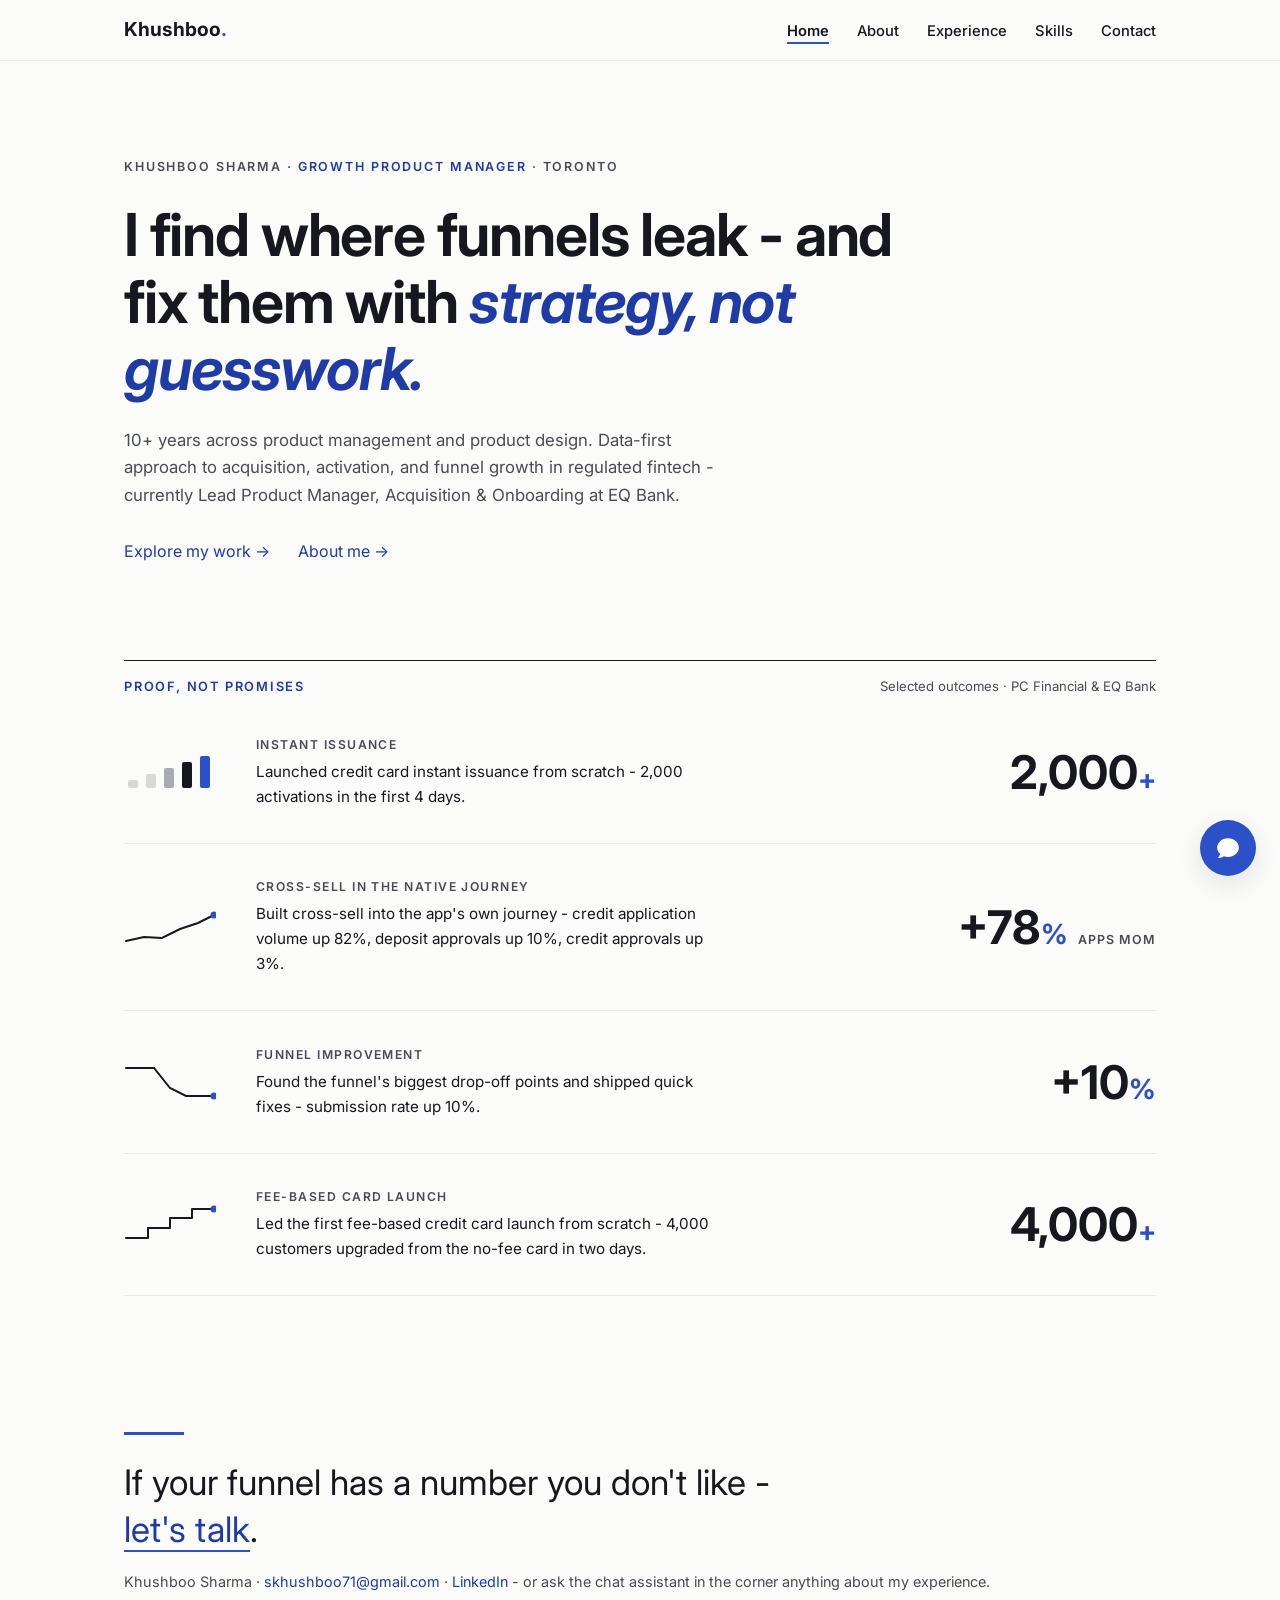
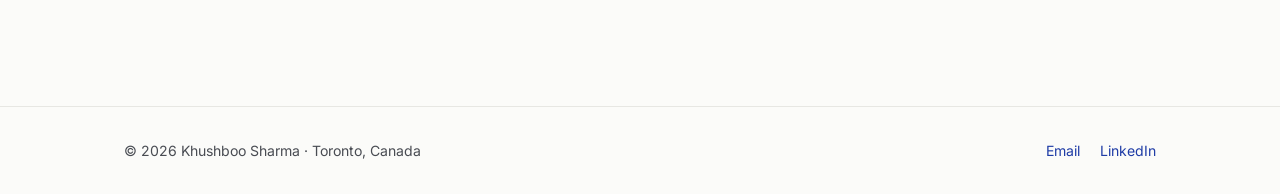
<file: index.html>
<!DOCTYPE html>
<html lang="en">
<head>
  <meta charset="UTF-8" />
  <meta name="viewport" content="width=device-width, initial-scale=1.0" />
  <title>Khushboo Sharma - Growth Product Manager</title>
  <meta name="description" content="Khushboo Sharma - Growth Product Manager in Toronto. Data-first approach to acquisition, activation, and funnel growth in regulated fintech. Currently Lead PM at EQ Bank." />
  <link rel="preconnect" href="https://fonts.googleapis.com" />
  <link rel="preconnect" href="https://fonts.gstatic.com" crossorigin />
  <link href="https://fonts.googleapis.com/css2?family=Inter:ital,opsz,wght@0,14..32,100..900;1,14..32,100..900&display=swap" rel="stylesheet" />
  <link rel="stylesheet" href="styles.css" />
</head>
<body class="home-ledger">
  <a class="skip-link" href="#main">Skip to content</a>

  <nav class="site-nav" aria-label="Main navigation">
    <div class="nav-inner">
      <a class="nav-logo" href="index.html">Khushboo<span>.</span></a>
      <button class="nav-toggle" aria-label="Toggle menu" aria-expanded="false">
        <span></span><span></span><span></span>
      </button>
      <ul class="nav-links">
        <li><a href="index.html">Home</a></li>
        <li><a href="about.html">About</a></li>
        <li><a href="experience.html">Experience</a></li>
        <li><a href="skills.html">Skills</a></li>
        <li><a href="contact.html">Contact</a></li>
      </ul>
    </div>
  </nav>

  <main id="main">
    <!-- ================= Hero ================= -->
    <header class="hero-ledger">
      <div class="container">
        <p class="hero-kicker">Khushboo Sharma · <b>Growth Product Manager</b> · Toronto</p>
        <h1 class="hero-thesis">I find where funnels leak - and fix them with <em>strategy, not guesswork.</em></h1>
        <p class="hero-sub">10+ years across product management and product design. Data-first approach to acquisition, activation, and funnel growth in regulated fintech - currently Lead Product Manager, Acquisition &amp; Onboarding at EQ&nbsp;Bank.</p>
        <div class="hero-links">
          <a class="link-grow" href="experience.html">Explore my work &rarr;</a>
          <a class="link-grow" href="about.html">About me &rarr;</a>
        </div>
      </div>
    </header>

    <!-- ================= Evidence ledger ================= -->
    <section class="section" style="padding-top: 1.5rem;" aria-labelledby="proof-heading">
      <div class="container">
        <div class="ledger-head">
          <p class="section-label" id="proof-heading">Proof, not promises</p>
          <p class="ledger-note">Selected outcomes · PC Financial &amp; EQ Bank</p>
        </div>

        <div class="ledger-row">
          <div class="ledger-glyph" aria-hidden="true">
            <svg width="92" height="40" viewBox="0 0 92 40">
              <rect x="4"  y="28" width="10" height="8"  rx="2" fill="#D8D8D4"/>
              <rect x="22" y="22" width="10" height="14" rx="2" fill="#D8D8D4"/>
              <rect x="40" y="16" width="10" height="20" rx="2" fill="#A9ABB0"/>
              <rect x="58" y="10" width="10" height="26" rx="2" fill="#16181D"/>
              <rect x="76" y="4"  width="10" height="32" rx="2" fill="#2B50C8"/>
            </svg>
          </div>
          <div class="ledger-story">
            <p class="ledger-problem">Instant issuance</p>
            <p class="ledger-how">Launched credit card instant issuance from scratch - 2,000 activations in the first 4 days.</p>
          </div>
          <p class="ledger-num">2,000<small>+</small></p>
        </div>

        <div class="ledger-row">
          <div class="ledger-glyph" aria-hidden="true">
            <svg width="92" height="40" viewBox="0 0 92 40">
              <path d="M2 34 L20 30 L38 31 L56 22 L74 16 L90 8" fill="none" stroke="#16181D" stroke-width="2" stroke-linecap="round"/>
              <circle cx="90" cy="8" r="3.5" fill="#2B50C8"/>
            </svg>
          </div>
          <div class="ledger-story">
            <p class="ledger-problem">Cross-sell in the native journey</p>
            <p class="ledger-how">Built cross-sell into the app's own journey - credit application volume up 82%, deposit approvals up 10%, credit approvals up 3%.</p>
          </div>
          <p class="ledger-num">+78<small>%</small>&nbsp;<span class="ledger-unit">apps&nbsp;MoM</span></p>
        </div>

        <div class="ledger-row">
          <div class="ledger-glyph" aria-hidden="true">
            <svg width="92" height="40" viewBox="0 0 92 40">
              <path d="M2 6 L30 6 L46 26 L62 34 L90 34" fill="none" stroke="#16181D" stroke-width="2" stroke-linecap="round"/>
              <circle cx="90" cy="34" r="3.5" fill="#2B50C8"/>
            </svg>
          </div>
          <div class="ledger-story">
            <p class="ledger-problem">Funnel improvement</p>
            <p class="ledger-how">Found the funnel's biggest drop-off points and shipped quick fixes - submission rate up 10%.</p>
          </div>
          <p class="ledger-num">+10<small>%</small></p>
        </div>

        <div class="ledger-row">
          <div class="ledger-glyph" aria-hidden="true">
            <svg width="92" height="40" viewBox="0 0 92 40">
              <path d="M2 34 L24 34 L24 24 L46 24 L46 14 L68 14 L68 5 L90 5" fill="none" stroke="#16181D" stroke-width="2" stroke-linecap="round" stroke-linejoin="round"/>
              <circle cx="90" cy="5" r="3.5" fill="#2B50C8"/>
            </svg>
          </div>
          <div class="ledger-story">
            <p class="ledger-problem">Fee-based card launch</p>
            <p class="ledger-how">Led the first fee-based credit card launch from scratch - 4,000 customers upgraded from the no-fee card in two days.</p>
          </div>
          <p class="ledger-num">4,000<small>+</small></p>
        </div>
      </div>
    </section>

    <!-- ================= Memo sign-off ================= -->
    <section class="signoff" aria-labelledby="signoff-heading">
      <div class="container">
        <div class="signoff-rule" aria-hidden="true"></div>
        <p class="signoff-line" id="signoff-heading">If your funnel has a number you don't like - <a href="mailto:skhushboo71@gmail.com">let's talk</a>.</p>
        <p class="signoff-sig">Khushboo Sharma · <a href="mailto:skhushboo71@gmail.com">skhushboo71@gmail.com</a> · <a href="https://www.linkedin.com/in/khushboo-sharma27" target="_blank" rel="noopener">LinkedIn</a> - or ask the chat assistant in the corner anything about my experience.</p>
      </div>
    </section>
  </main>

  <footer class="site-footer">
    <div class="footer-inner">
      <p>© 2026 Khushboo Sharma · Toronto, Canada</p>
      <div class="footer-links">
        <a class="link-grow" href="mailto:skhushboo71@gmail.com">Email</a>
        <a class="link-grow" href="https://www.linkedin.com/in/khushboo-sharma27" target="_blank" rel="noopener">LinkedIn</a>
      </div>
    </div>
  </footer>

  <script src="chat.js"></script>
</body>
</html>
</file>
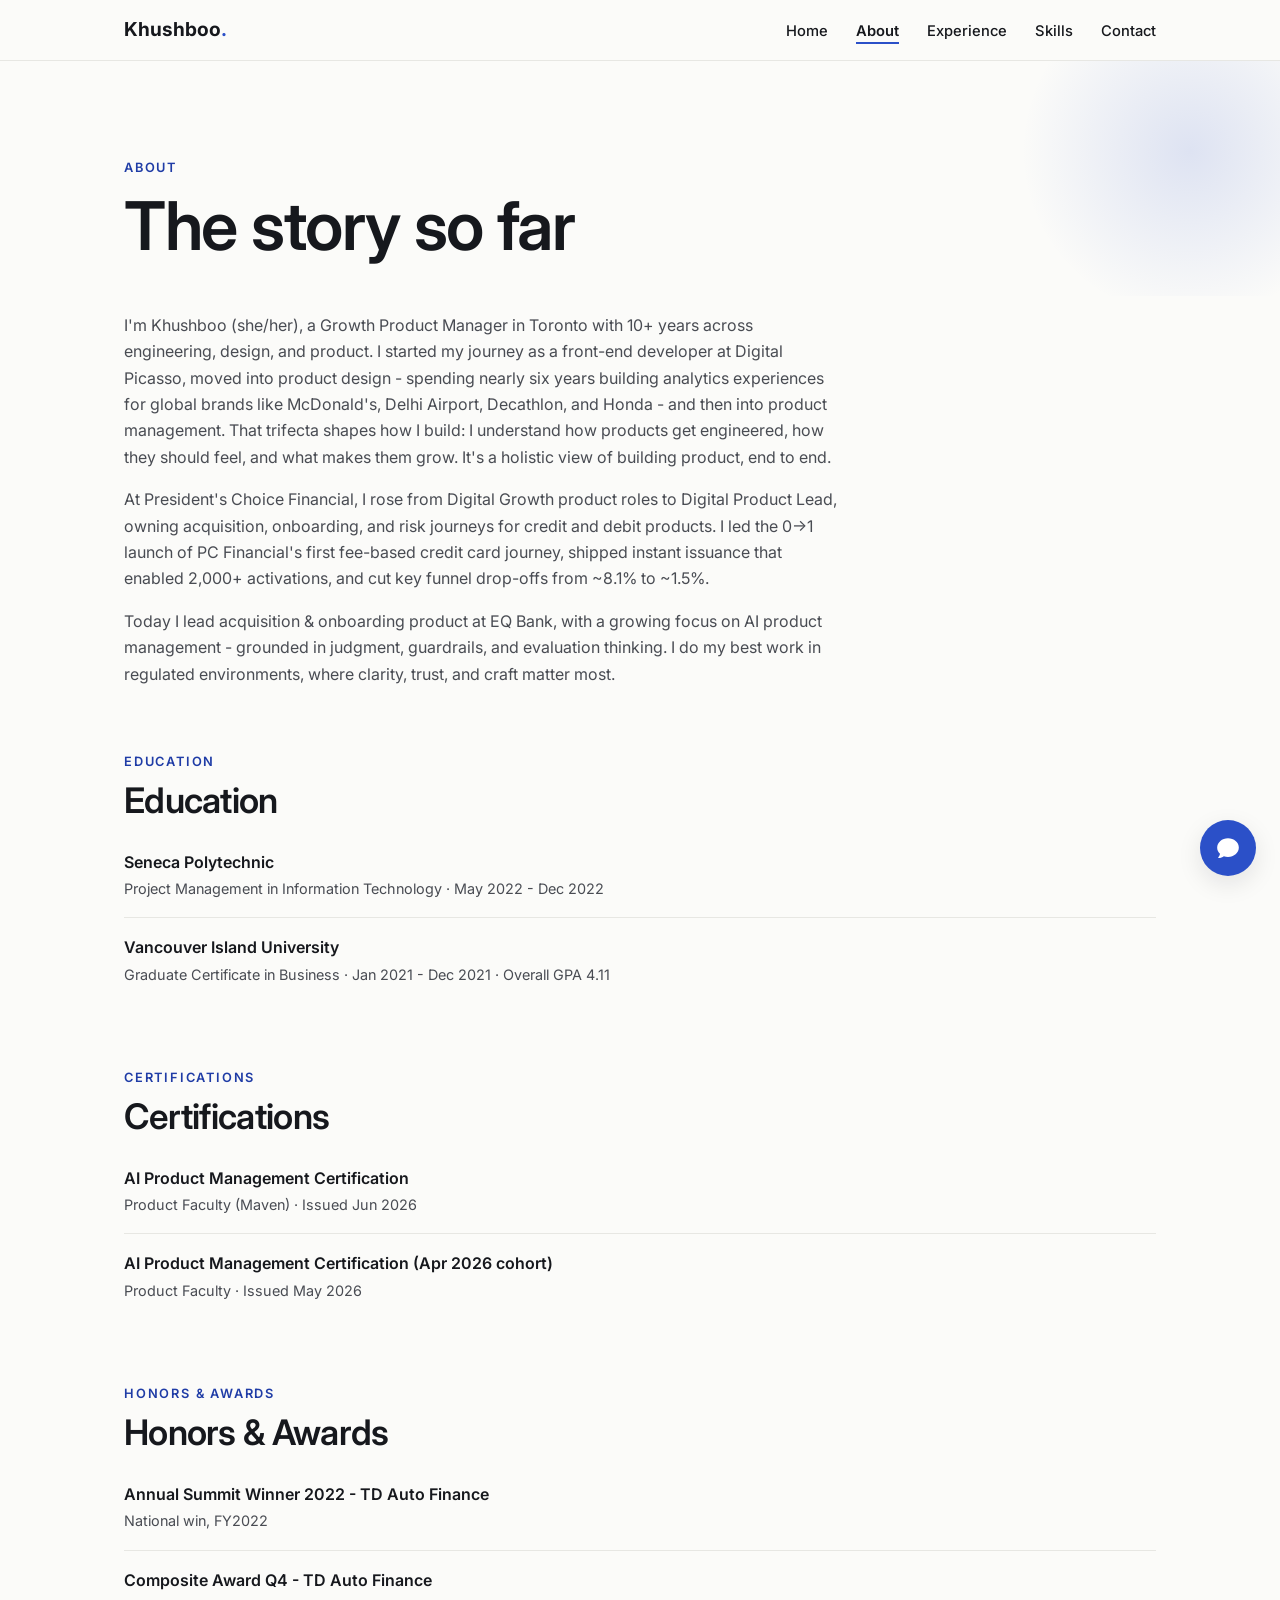
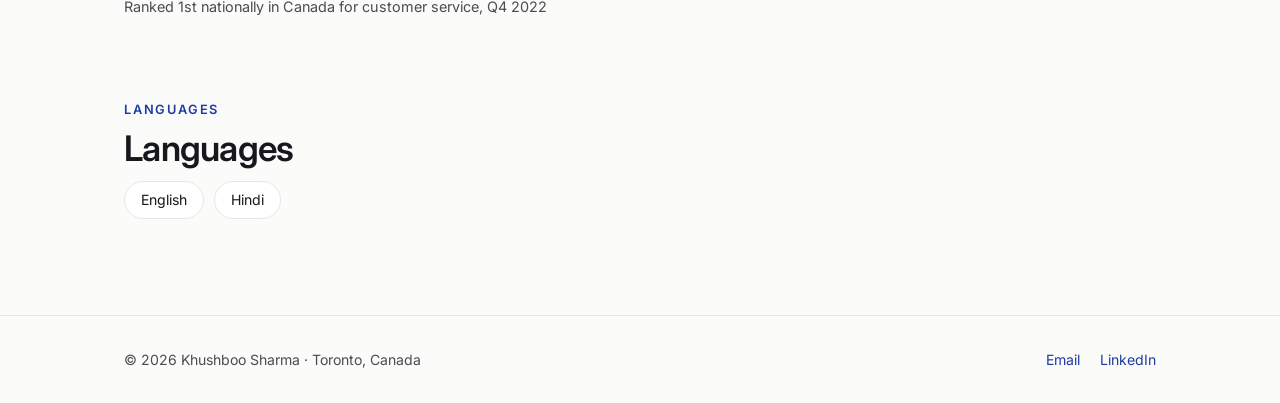
<file: about.html>
<!DOCTYPE html>
<html lang="en">
<head>
  <meta charset="UTF-8" />
  <meta name="viewport" content="width=device-width, initial-scale=1.0" />
  <title>About - Khushboo Sharma</title>
  <meta name="description" content="About Khushboo Sharma - my journey from front-end developer to product designer to Growth Product Manager, plus education, certifications, and awards." />
  <link rel="preconnect" href="https://fonts.googleapis.com" />
  <link rel="preconnect" href="https://fonts.gstatic.com" crossorigin />
  <link href="https://fonts.googleapis.com/css2?family=Fraunces:opsz,wght@9..144,400;9..144,600;9..144,700&family=Inter:wght@400;500;600&display=swap" rel="stylesheet" />
  <link rel="stylesheet" href="styles.css" />
</head>
<body>
  <a class="skip-link" href="#main">Skip to content</a>

  <nav class="site-nav" aria-label="Main navigation">
    <div class="nav-inner">
      <a class="nav-logo" href="index.html">Khushboo<span>.</span></a>
      <button class="nav-toggle" aria-label="Toggle menu" aria-expanded="false">
        <span></span><span></span><span></span>
      </button>
      <ul class="nav-links">
        <li><a href="index.html">Home</a></li>
        <li><a href="about.html">About</a></li>
        <li><a href="experience.html">Experience</a></li>
        <li><a href="skills.html">Skills</a></li>
        <li><a href="contact.html">Contact</a></li>
      </ul>
    </div>
  </nav>

  <main id="main">
    <header class="hero" style="padding-bottom: 2rem;">
      <div class="hero-motif" aria-hidden="true"></div>
      <div class="container">
        <p class="section-label">About</p>
        <h1>The story so far</h1>
      </div>
    </header>

    <!-- Bio -->
    <section class="section fade-in" aria-labelledby="bio-heading" style="padding-top: 1rem;">
      <div class="container">
        <h2 id="bio-heading" style="position:absolute; left:-9999px;">Biography</h2>
        <div style="max-width: 720px;">
          <p>I'm Khushboo (she/her), a Growth Product Manager in Toronto with 10+ years across engineering, design, and product. I started my journey as a front-end developer at Digital Picasso, moved into product design - spending nearly six years building analytics experiences for global brands like McDonald's, Delhi Airport, Decathlon, and Honda - and then into product management. That trifecta shapes how I build: I understand how products get engineered, how they should feel, and what makes them grow. It's a holistic view of building product, end to end.</p>
          <p style="margin-top: 1rem;">At President's Choice Financial, I rose from Digital Growth product roles to Digital Product Lead, owning acquisition, onboarding, and risk journeys for credit and debit products. I led the 0→1 launch of PC Financial's first fee-based credit card journey, shipped instant issuance that enabled 2,000+ activations, and cut key funnel drop-offs from ~8.1% to ~1.5%.</p>
          <p style="margin-top: 1rem;">Today I lead acquisition &amp; onboarding product at EQ Bank, with a growing focus on AI product management - grounded in judgment, guardrails, and evaluation thinking. I do my best work in regulated environments, where clarity, trust, and craft matter most.</p>
        </div>
      </section>

    <!-- Education -->
    <section class="section fade-in" aria-labelledby="education-heading" style="padding-top: 0;">
      <div class="container">
        <p class="section-label">Education</p>
        <h2 id="education-heading">Education</h2>
        <ul class="info-list">
          <li>
            <span class="item-title">Seneca Polytechnic</span>
            <span class="item-sub">Project Management in Information Technology · May 2022 - Dec 2022</span>
          </li>
          <li>
            <span class="item-title">Vancouver Island University</span>
            <span class="item-sub">Graduate Certificate in Business · Jan 2021 - Dec 2021 · Overall GPA 4.11</span>
          </li>
          <!-- TODO: Add 2 more educations here (profile lists 4 total).
               Copy an <li> block above and fill in the details. -->
        </ul>
      </div>
    </section>

    <!-- Certifications -->
    <section class="section fade-in" aria-labelledby="certs-heading" style="padding-top: 0;">
      <div class="container">
        <p class="section-label">Certifications</p>
        <h2 id="certs-heading">Certifications</h2>
        <ul class="info-list">
          <li>
            <span class="item-title">AI Product Management Certification</span>
            <span class="item-sub">Product Faculty (Maven) · Issued Jun 2026</span>
          </li>
          <li>
            <span class="item-title">AI Product Management Certification (Apr 2026 cohort)</span>
            <span class="item-sub">Product Faculty · Issued May 2026</span>
          </li>
          <!-- TODO: Add 5 more certifications here (7 total).
               Copy an <li> block above and fill in the details. -->
        </ul>
      </div>
    </section>

    <!-- Honors & Awards -->
    <section class="section fade-in" aria-labelledby="awards-heading" style="padding-top: 0;">
      <div class="container">
        <p class="section-label">Honors &amp; Awards</p>
        <h2 id="awards-heading">Honors &amp; Awards</h2>
        <ul class="info-list">
          <li>
            <span class="item-title">Annual Summit Winner 2022 - TD Auto Finance</span>
            <span class="item-sub">National win, FY2022</span>
          </li>
          <li>
            <span class="item-title">Composite Award Q4 - TD Auto Finance</span>
            <span class="item-sub">Ranked 1st nationally in Canada for customer service, Q4 2022</span>
          </li>
          <!-- TODO: Add 4 more honors/awards here (6 total).
               Copy an <li> block above and fill in the details. -->
        </ul>
      </div>
    </section>

    <!-- Languages -->
    <section class="section fade-in" aria-labelledby="languages-heading" style="padding-top: 0;">
      <div class="container">
        <p class="section-label">Languages</p>
        <h2 id="languages-heading">Languages</h2>
        <div class="skill-tags">
          <span class="skill-tag">English</span>
          <span class="skill-tag">Hindi</span>
        </div>
      </div>
    </section>
  </main>

  <footer class="site-footer">
    <div class="footer-inner">
      <p>© 2026 Khushboo Sharma · Toronto, Canada</p>
      <div class="footer-links">
        <a class="link-grow" href="mailto:skhushboo71@gmail.com">Email</a>
        <a class="link-grow" href="https://www.linkedin.com/in/khushboo-sharma27" target="_blank" rel="noopener">LinkedIn</a>
      </div>
    </div>
  </footer>

  <script src="chat.js"></script>
</body>
</html>
</file>
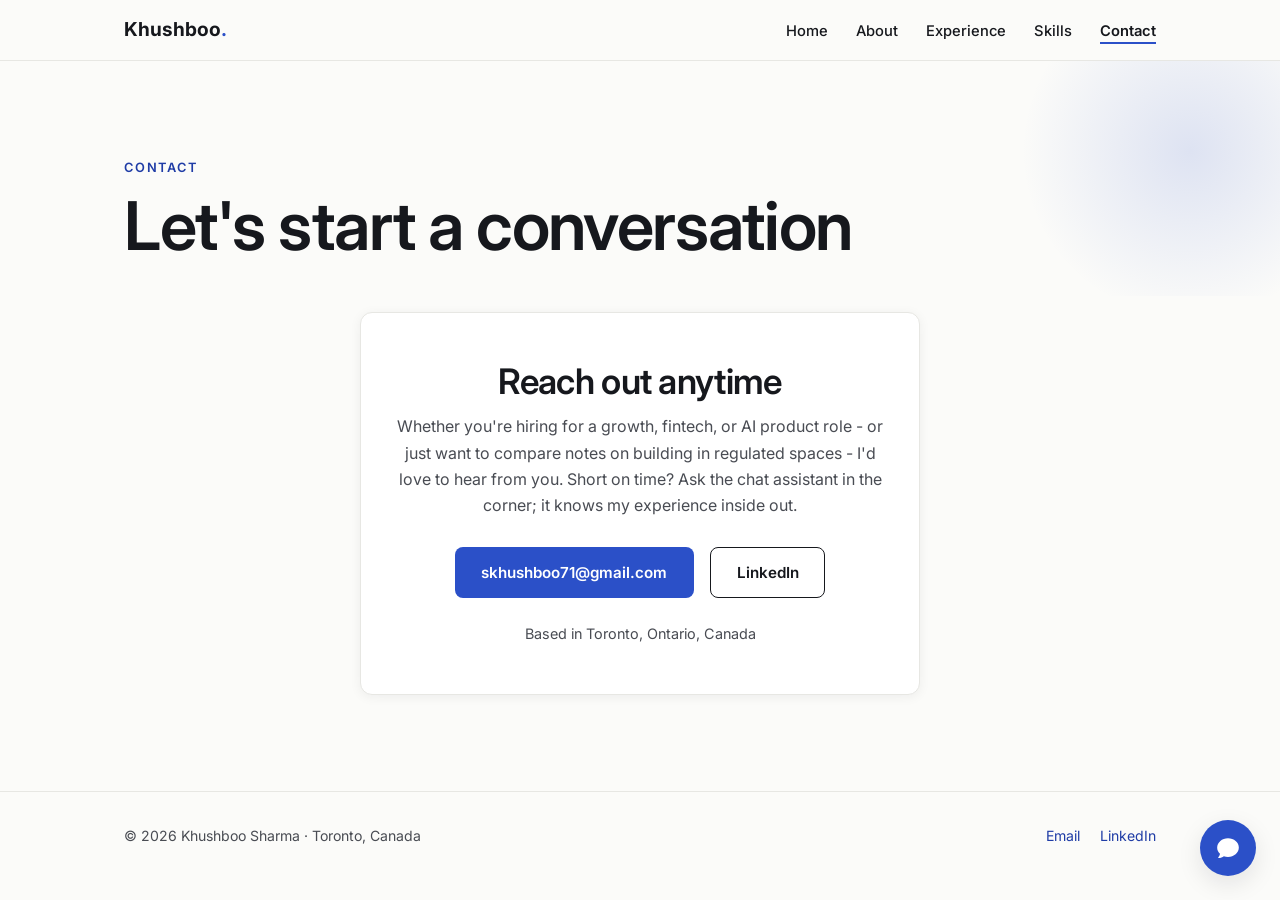
<file: contact.html>
<!DOCTYPE html>
<html lang="en">
<head>
  <meta charset="UTF-8" />
  <meta name="viewport" content="width=device-width, initial-scale=1.0" />
  <title>Contact - Khushboo Sharma</title>
  <meta name="description" content="Contact Khushboo Sharma - email, LinkedIn, or ask the built-in chat assistant." />
  <link rel="preconnect" href="https://fonts.googleapis.com" />
  <link rel="preconnect" href="https://fonts.gstatic.com" crossorigin />
  <link href="https://fonts.googleapis.com/css2?family=Fraunces:opsz,wght@9..144,400;9..144,600;9..144,700&family=Inter:wght@400;500;600&display=swap" rel="stylesheet" />
  <link rel="stylesheet" href="styles.css" />
</head>
<body>
  <a class="skip-link" href="#main">Skip to content</a>

  <nav class="site-nav" aria-label="Main navigation">
    <div class="nav-inner">
      <a class="nav-logo" href="index.html">Khushboo<span>.</span></a>
      <button class="nav-toggle" aria-label="Toggle menu" aria-expanded="false">
        <span></span><span></span><span></span>
      </button>
      <ul class="nav-links">
        <li><a href="index.html">Home</a></li>
        <li><a href="about.html">About</a></li>
        <li><a href="experience.html">Experience</a></li>
        <li><a href="skills.html">Skills</a></li>
        <li><a href="contact.html">Contact</a></li>
      </ul>
    </div>
  </nav>

  <main id="main">
    <header class="hero" style="padding-bottom: 2rem;">
      <div class="hero-motif" aria-hidden="true"></div>
      <div class="container">
        <p class="section-label">Contact</p>
        <h1>Let's start a conversation</h1>
      </div>
    </header>

    <section class="section fade-in" style="padding-top: 1rem;" aria-label="Contact details">
      <div class="container">
        <div class="card contact-card">
          <h2>Reach out anytime</h2>
          <p>Whether you're hiring for a growth, fintech, or AI product role - or just want to compare notes on building in regulated spaces - I'd love to hear from you. Short on time? Ask the chat assistant in the corner; it knows my experience inside out.</p>
          <div class="contact-methods">
            <a class="btn btn-primary" href="mailto:skhushboo71@gmail.com">skhushboo71@gmail.com</a>
            <a class="btn btn-secondary" href="https://www.linkedin.com/in/khushboo-sharma27" target="_blank" rel="noopener">LinkedIn</a>
          </div>
          <p style="margin-top: 1.5rem; font-size: 0.9rem;">Based in Toronto, Ontario, Canada</p>
        </div>
      </div>
    </section>
  </main>

  <footer class="site-footer">
    <div class="footer-inner">
      <p>© 2026 Khushboo Sharma · Toronto, Canada</p>
      <div class="footer-links">
        <a class="link-grow" href="mailto:skhushboo71@gmail.com">Email</a>
        <a class="link-grow" href="https://www.linkedin.com/in/khushboo-sharma27" target="_blank" rel="noopener">LinkedIn</a>
      </div>
    </div>
  </footer>

  <script src="chat.js"></script>
</body>
</html>
</file>
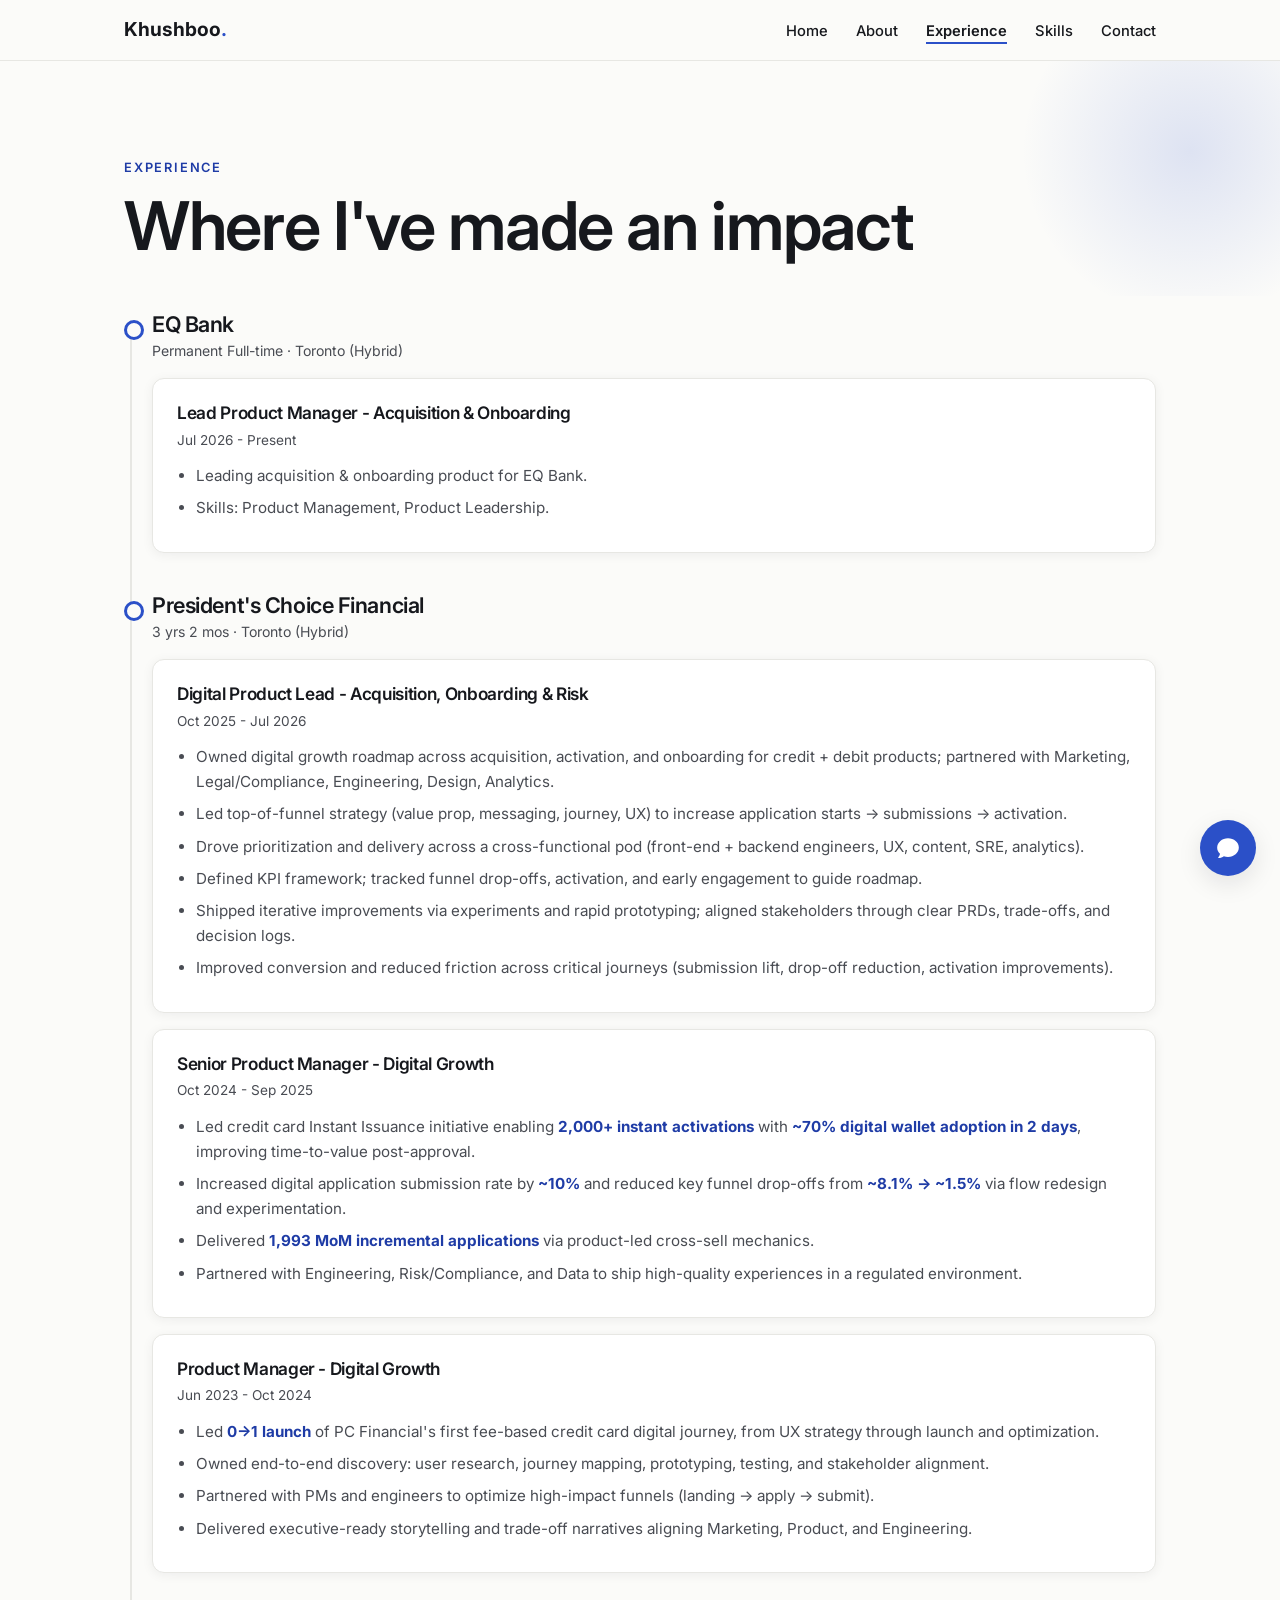
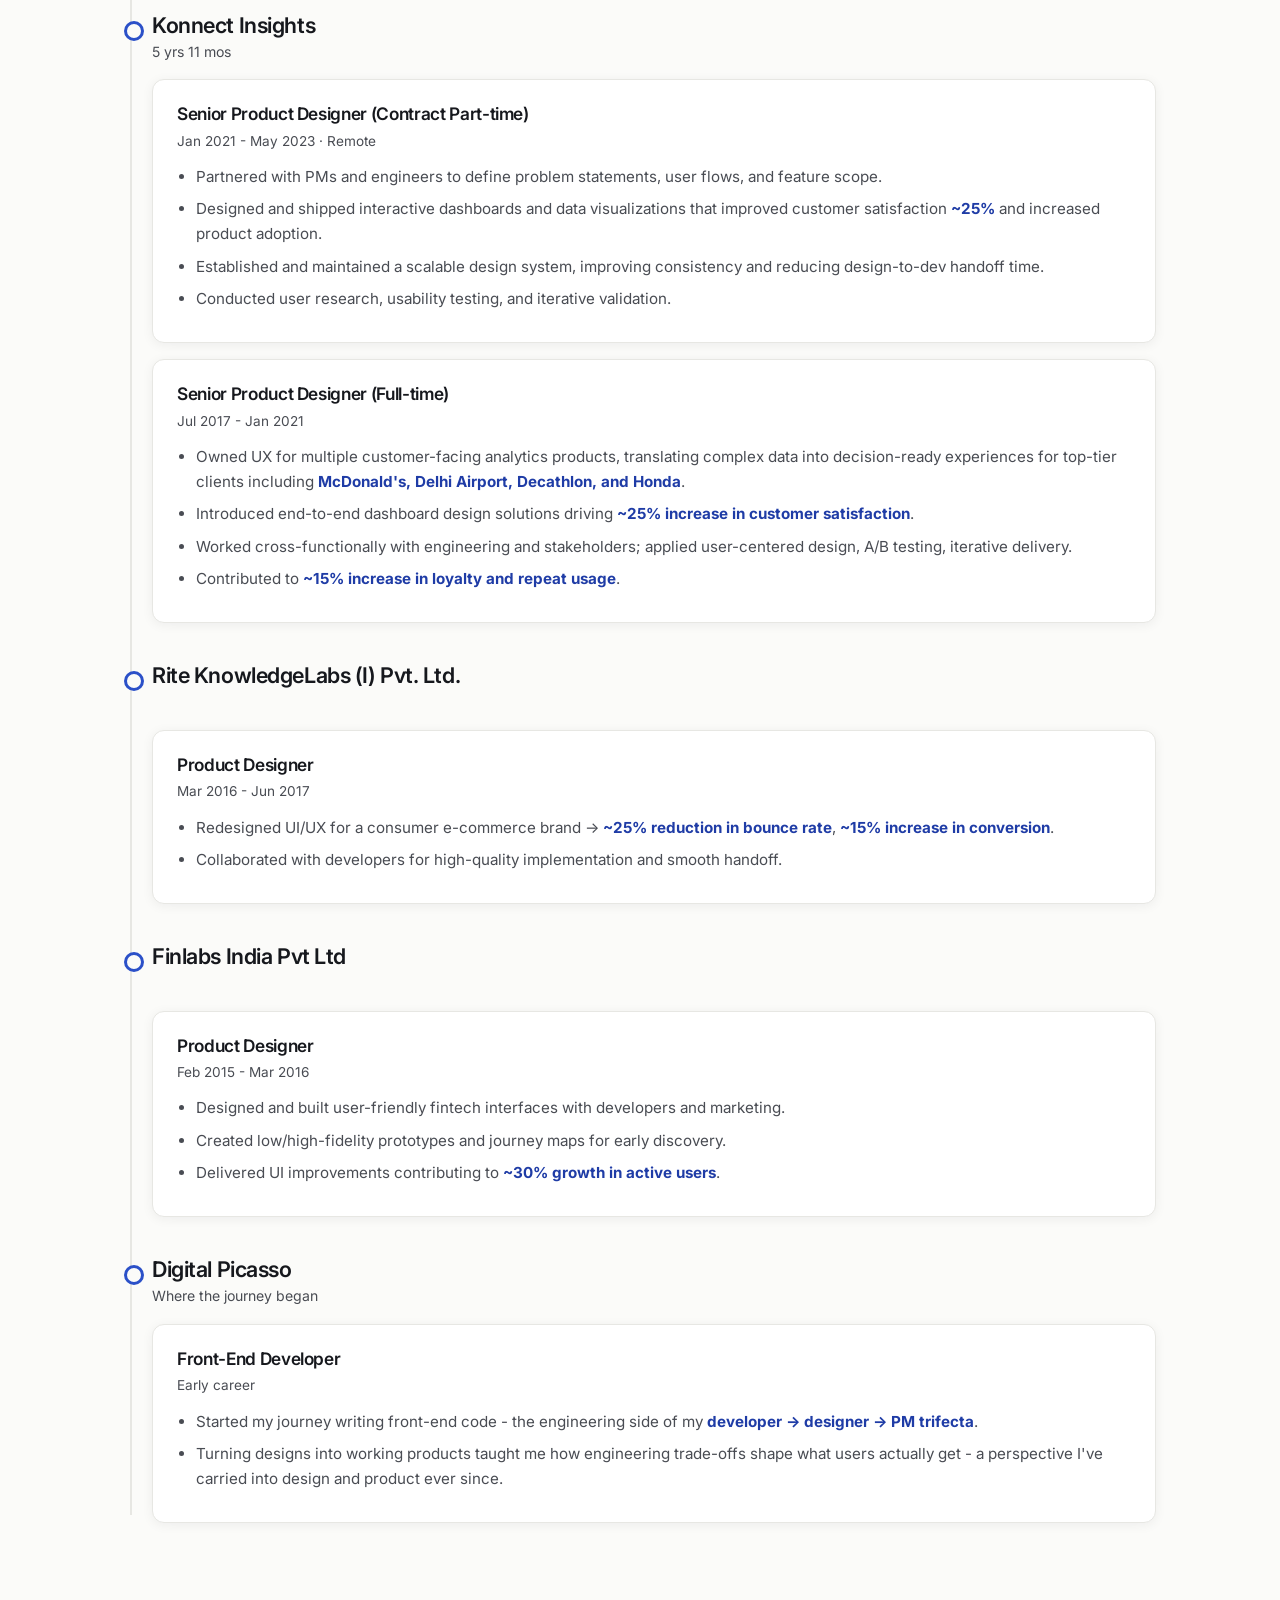
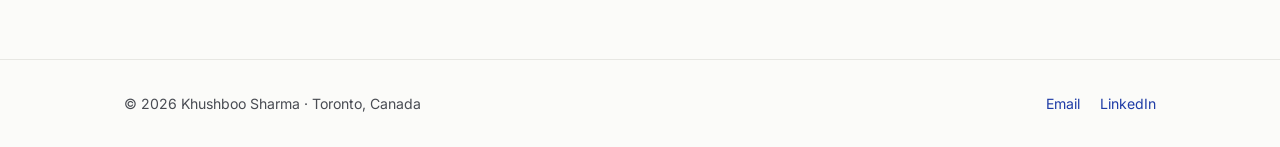
<file: experience.html>
<!DOCTYPE html>
<html lang="en">
<head>
  <meta charset="UTF-8" />
  <meta name="viewport" content="width=device-width, initial-scale=1.0" />
  <title>Experience - Khushboo Sharma</title>
  <meta name="description" content="Khushboo Sharma's work history - EQ Bank, President's Choice Financial, Konnect Insights, and more, with impact metrics." />
  <link rel="preconnect" href="https://fonts.googleapis.com" />
  <link rel="preconnect" href="https://fonts.gstatic.com" crossorigin />
  <link href="https://fonts.googleapis.com/css2?family=Fraunces:opsz,wght@9..144,400;9..144,600;9..144,700&family=Inter:wght@400;500;600&display=swap" rel="stylesheet" />
  <link rel="stylesheet" href="styles.css" />
</head>
<body>
  <a class="skip-link" href="#main">Skip to content</a>

  <nav class="site-nav" aria-label="Main navigation">
    <div class="nav-inner">
      <a class="nav-logo" href="index.html">Khushboo<span>.</span></a>
      <button class="nav-toggle" aria-label="Toggle menu" aria-expanded="false">
        <span></span><span></span><span></span>
      </button>
      <ul class="nav-links">
        <li><a href="index.html">Home</a></li>
        <li><a href="about.html">About</a></li>
        <li><a href="experience.html">Experience</a></li>
        <li><a href="skills.html">Skills</a></li>
        <li><a href="contact.html">Contact</a></li>
      </ul>
    </div>
  </nav>

  <main id="main">
    <header class="hero" style="padding-bottom: 2rem;">
      <div class="hero-motif" aria-hidden="true"></div>
      <div class="container">
        <p class="section-label">Experience</p>
        <h1>Where I've made an impact</h1>
      </div>
    </header>

    <section class="section" style="padding-top: 1rem;" aria-label="Work history">
      <div class="container">
        <div class="timeline">

          <!-- EQ Bank -->
          <article class="timeline-entry fade-in">
            <h2 class="timeline-company">EQ Bank</h2>
            <p class="timeline-meta">Permanent Full-time · Toronto (Hybrid)</p>
            <div class="role-card">
              <h3 class="role-title">Lead Product Manager - Acquisition &amp; Onboarding</h3>
              <p class="role-dates">Jul 2026 - Present</p>
              <ul>
                <li>Leading acquisition &amp; onboarding product for EQ Bank.</li>
                <li>Skills: Product Management, Product Leadership.</li>
              </ul>
            </div>
          </article>

          <!-- PC Financial -->
          <article class="timeline-entry fade-in">
            <h2 class="timeline-company">President's Choice Financial</h2>
            <p class="timeline-meta">3 yrs 2 mos · Toronto (Hybrid)</p>

            <div class="role-card">
              <h3 class="role-title">Digital Product Lead - Acquisition, Onboarding &amp; Risk</h3>
              <p class="role-dates">Oct 2025 - Jul 2026</p>
              <ul>
                <li>Owned digital growth roadmap across acquisition, activation, and onboarding for credit + debit products; partnered with Marketing, Legal/Compliance, Engineering, Design, Analytics.</li>
                <li>Led top-of-funnel strategy (value prop, messaging, journey, UX) to increase application starts → submissions → activation.</li>
                <li>Drove prioritization and delivery across a cross-functional pod (front-end + backend engineers, UX, content, SRE, analytics).</li>
                <li>Defined KPI framework; tracked funnel drop-offs, activation, and early engagement to guide roadmap.</li>
                <li>Shipped iterative improvements via experiments and rapid prototyping; aligned stakeholders through clear PRDs, trade-offs, and decision logs.</li>
                <li>Improved conversion and reduced friction across critical journeys (submission lift, drop-off reduction, activation improvements).</li>
              </ul>
            </div>

            <div class="role-card">
              <h3 class="role-title">Senior Product Manager - Digital Growth</h3>
              <p class="role-dates">Oct 2024 - Sep 2025</p>
              <ul>
                <li>Led credit card Instant Issuance initiative enabling <strong>2,000+ instant activations</strong> with <strong>~70% digital wallet adoption in 2 days</strong>, improving time-to-value post-approval.</li>
                <li>Increased digital application submission rate by <strong>~10%</strong> and reduced key funnel drop-offs from <strong>~8.1% → ~1.5%</strong> via flow redesign and experimentation.</li>
                <li>Delivered <strong>1,993 MoM incremental applications</strong> via product-led cross-sell mechanics.</li>
                <li>Partnered with Engineering, Risk/Compliance, and Data to ship high-quality experiences in a regulated environment.</li>
              </ul>
            </div>

            <div class="role-card">
              <h3 class="role-title">Product Manager - Digital Growth</h3>
              <p class="role-dates">Jun 2023 - Oct 2024</p>
              <ul>
                <li>Led <strong>0→1 launch</strong> of PC Financial's first fee-based credit card digital journey, from UX strategy through launch and optimization.</li>
                <li>Owned end-to-end discovery: user research, journey mapping, prototyping, testing, and stakeholder alignment.</li>
                <li>Partnered with PMs and engineers to optimize high-impact funnels (landing → apply → submit).</li>
                <li>Delivered executive-ready storytelling and trade-off narratives aligning Marketing, Product, and Engineering.</li>
              </ul>
            </div>
          </article>

          <!-- Konnect Insights -->
          <article class="timeline-entry fade-in">
            <h2 class="timeline-company">Konnect Insights</h2>
            <p class="timeline-meta">5 yrs 11 mos</p>

            <div class="role-card">
              <h3 class="role-title">Senior Product Designer (Contract Part-time)</h3>
              <p class="role-dates">Jan 2021 - May 2023 · Remote</p>
              <ul>
                <li>Partnered with PMs and engineers to define problem statements, user flows, and feature scope.</li>
                <li>Designed and shipped interactive dashboards and data visualizations that improved customer satisfaction <strong>~25%</strong> and increased product adoption.</li>
                <li>Established and maintained a scalable design system, improving consistency and reducing design-to-dev handoff time.</li>
                <li>Conducted user research, usability testing, and iterative validation.</li>
              </ul>
            </div>

            <div class="role-card">
              <h3 class="role-title">Senior Product Designer (Full-time)</h3>
              <p class="role-dates">Jul 2017 - Jan 2021</p>
              <ul>
                <li>Owned UX for multiple customer-facing analytics products, translating complex data into decision-ready experiences for top-tier clients including <strong>McDonald's, Delhi Airport, Decathlon, and Honda</strong>.</li>
                <li>Introduced end-to-end dashboard design solutions driving <strong>~25% increase in customer satisfaction</strong>.</li>
                <li>Worked cross-functionally with engineering and stakeholders; applied user-centered design, A/B testing, iterative delivery.</li>
                <li>Contributed to <strong>~15% increase in loyalty and repeat usage</strong>.</li>
              </ul>
            </div>
          </article>

          <!-- Rite KnowledgeLabs -->
          <article class="timeline-entry fade-in">
            <h2 class="timeline-company">Rite KnowledgeLabs (I) Pvt. Ltd.</h2>
            <p class="timeline-meta">&nbsp;</p>
            <div class="role-card">
              <h3 class="role-title">Product Designer</h3>
              <p class="role-dates">Mar 2016 - Jun 2017</p>
              <ul>
                <li>Redesigned UI/UX for a consumer e-commerce brand → <strong>~25% reduction in bounce rate</strong>, <strong>~15% increase in conversion</strong>.</li>
                <li>Collaborated with developers for high-quality implementation and smooth handoff.</li>
              </ul>
            </div>
          </article>

          <!-- Finlabs -->
          <article class="timeline-entry fade-in">
            <h2 class="timeline-company">Finlabs India Pvt Ltd</h2>
            <p class="timeline-meta">&nbsp;</p>
            <div class="role-card">
              <h3 class="role-title">Product Designer</h3>
              <p class="role-dates">Feb 2015 - Mar 2016</p>
              <ul>
                <li>Designed and built user-friendly fintech interfaces with developers and marketing.</li>
                <li>Created low/high-fidelity prototypes and journey maps for early discovery.</li>
                <li>Delivered UI improvements contributing to <strong>~30% growth in active users</strong>.</li>
              </ul>
            </div>
          </article>

          <!-- Digital Picasso -->
          <article class="timeline-entry fade-in">
            <h2 class="timeline-company">Digital Picasso</h2>
            <p class="timeline-meta">Where the journey began</p>
            <div class="role-card">
              <h3 class="role-title">Front-End Developer</h3>
              <p class="role-dates">Early career</p>
              <ul>
                <li>Started my journey writing front-end code - the engineering side of my <strong>developer → designer → PM trifecta</strong>.</li>
                <li>Turning designs into working products taught me how engineering trade-offs shape what users actually get - a perspective I've carried into design and product ever since.</li>
              </ul>
            </div>
          </article>

        </div>
      </div>
    </section>
  </main>

  <footer class="site-footer">
    <div class="footer-inner">
      <p>© 2026 Khushboo Sharma · Toronto, Canada</p>
      <div class="footer-links">
        <a class="link-grow" href="mailto:skhushboo71@gmail.com">Email</a>
        <a class="link-grow" href="https://www.linkedin.com/in/khushboo-sharma27" target="_blank" rel="noopener">LinkedIn</a>
      </div>
    </div>
  </footer>

  <script src="chat.js"></script>
</body>
</html>
</file>
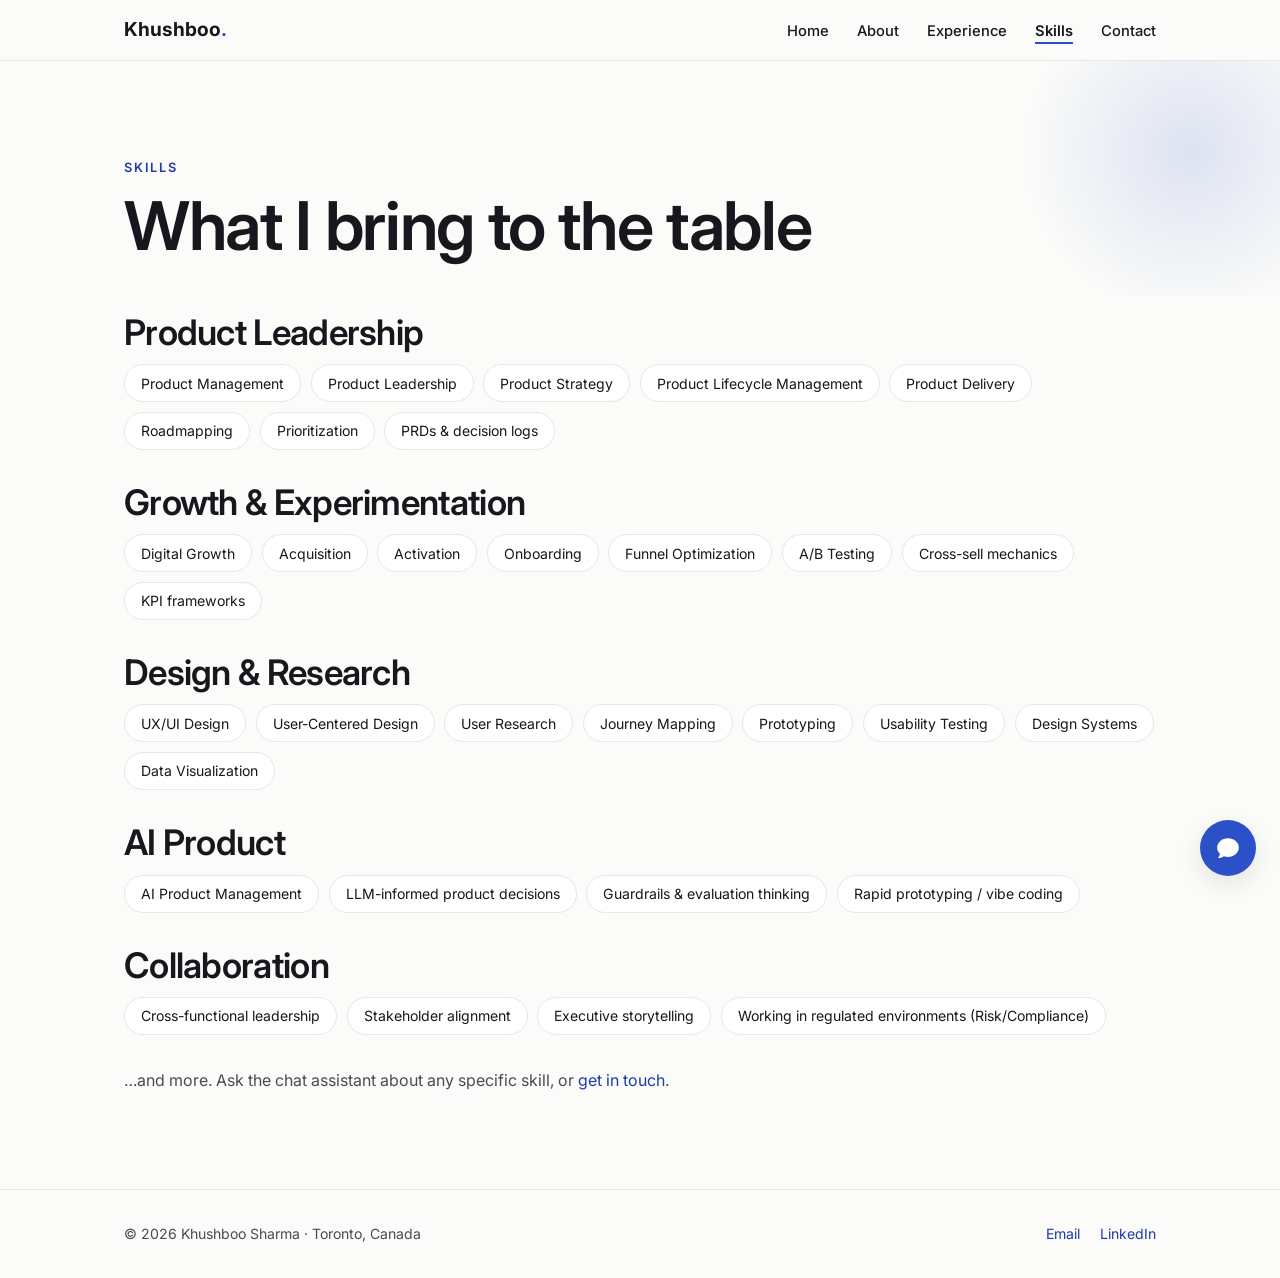
<file: skills.html>
<!DOCTYPE html>
<html lang="en">
<head>
  <meta charset="UTF-8" />
  <meta name="viewport" content="width=device-width, initial-scale=1.0" />
  <title>Skills - Khushboo Sharma</title>
  <meta name="description" content="Khushboo Sharma's skills - product leadership, growth & experimentation, design & research, AI product, and collaboration." />
  <link rel="preconnect" href="https://fonts.googleapis.com" />
  <link rel="preconnect" href="https://fonts.gstatic.com" crossorigin />
  <link href="https://fonts.googleapis.com/css2?family=Fraunces:opsz,wght@9..144,400;9..144,600;9..144,700&family=Inter:wght@400;500;600&display=swap" rel="stylesheet" />
  <link rel="stylesheet" href="styles.css" />
</head>
<body>
  <a class="skip-link" href="#main">Skip to content</a>

  <nav class="site-nav" aria-label="Main navigation">
    <div class="nav-inner">
      <a class="nav-logo" href="index.html">Khushboo<span>.</span></a>
      <button class="nav-toggle" aria-label="Toggle menu" aria-expanded="false">
        <span></span><span></span><span></span>
      </button>
      <ul class="nav-links">
        <li><a href="index.html">Home</a></li>
        <li><a href="about.html">About</a></li>
        <li><a href="experience.html">Experience</a></li>
        <li><a href="skills.html">Skills</a></li>
        <li><a href="contact.html">Contact</a></li>
      </ul>
    </div>
  </nav>

  <main id="main">
    <header class="hero" style="padding-bottom: 2rem;">
      <div class="hero-motif" aria-hidden="true"></div>
      <div class="container">
        <p class="section-label">Skills</p>
        <h1>What I bring to the table</h1>
      </div>
    </header>

    <section class="section" style="padding-top: 1rem;" aria-label="Skills by category">
      <div class="container">

        <div class="skill-category fade-in">
          <h2>Product Leadership</h2>
          <div class="skill-tags">
            <span class="skill-tag">Product Management</span>
            <span class="skill-tag">Product Leadership</span>
            <span class="skill-tag">Product Strategy</span>
            <span class="skill-tag">Product Lifecycle Management</span>
            <span class="skill-tag">Product Delivery</span>
            <span class="skill-tag">Roadmapping</span>
            <span class="skill-tag">Prioritization</span>
            <span class="skill-tag">PRDs &amp; decision logs</span>
          </div>
        </div>

        <div class="skill-category fade-in">
          <h2>Growth &amp; Experimentation</h2>
          <div class="skill-tags">
            <span class="skill-tag">Digital Growth</span>
            <span class="skill-tag">Acquisition</span>
            <span class="skill-tag">Activation</span>
            <span class="skill-tag">Onboarding</span>
            <span class="skill-tag">Funnel Optimization</span>
            <span class="skill-tag">A/B Testing</span>
            <span class="skill-tag">Cross-sell mechanics</span>
            <span class="skill-tag">KPI frameworks</span>
          </div>
        </div>

        <div class="skill-category fade-in">
          <h2>Design &amp; Research</h2>
          <div class="skill-tags">
            <span class="skill-tag">UX/UI Design</span>
            <span class="skill-tag">User-Centered Design</span>
            <span class="skill-tag">User Research</span>
            <span class="skill-tag">Journey Mapping</span>
            <span class="skill-tag">Prototyping</span>
            <span class="skill-tag">Usability Testing</span>
            <span class="skill-tag">Design Systems</span>
            <span class="skill-tag">Data Visualization</span>
          </div>
        </div>

        <div class="skill-category fade-in">
          <h2>AI Product</h2>
          <div class="skill-tags">
            <span class="skill-tag">AI Product Management</span>
            <span class="skill-tag">LLM-informed product decisions</span>
            <span class="skill-tag">Guardrails &amp; evaluation thinking</span>
            <span class="skill-tag">Rapid prototyping / vibe coding</span>
          </div>
        </div>

        <div class="skill-category fade-in">
          <h2>Collaboration</h2>
          <div class="skill-tags">
            <span class="skill-tag">Cross-functional leadership</span>
            <span class="skill-tag">Stakeholder alignment</span>
            <span class="skill-tag">Executive storytelling</span>
            <span class="skill-tag">Working in regulated environments (Risk/Compliance)</span>
          </div>
        </div>

        <!-- TODO: Profile lists 69 skills total - add more tags to any
             category above by copying a <span class="skill-tag"> element. -->

        <p class="fade-in" style="margin-top: 2rem;">…and more. Ask the chat assistant about any specific skill, or <a class="link-grow" href="contact.html">get in touch</a>.</p>
      </div>
    </section>
  </main>

  <footer class="site-footer">
    <div class="footer-inner">
      <p>© 2026 Khushboo Sharma · Toronto, Canada</p>
      <div class="footer-links">
        <a class="link-grow" href="mailto:skhushboo71@gmail.com">Email</a>
        <a class="link-grow" href="https://www.linkedin.com/in/khushboo-sharma27" target="_blank" rel="noopener">LinkedIn</a>
      </div>
    </div>
  </footer>

  <script src="chat.js"></script>
</body>
</html>
</file>
<file: styles.css>
/* ============================================================
   Khushboo Sharma — Portfolio
   Design system: "Chalk & Cobalt"
   ============================================================ */

:root {
  --bg: #FBFBF9;
  --ink: #16181D;
  --muted: #494C53;
  --accent: #2B50C8;
  --accent-dark: #1F3CA6;
  --surface: #FFFFFF;
  --border: #E7E7E3;
  --shadow: 0 2px 12px rgba(22, 24, 29, 0.06);
  --shadow-lift: 0 8px 24px rgba(22, 24, 29, 0.10);
  --serif: "Inter", -apple-system, BlinkMacSystemFont, "Segoe UI", sans-serif;
  --sans: "Inter", -apple-system, BlinkMacSystemFont, "Segoe UI", sans-serif;
  --max-width: 1080px;
  --radius: 12px;
}

* { box-sizing: border-box; margin: 0; padding: 0; }

html { scroll-behavior: smooth; }

body {
  background: var(--bg);
  color: var(--ink);
  font-family: var(--sans);
  font-size: 1rem;
  line-height: 1.65;
  -webkit-font-smoothing: antialiased;
}

/* ---------- Typography ---------- */
h1, h2, h3 { font-family: var(--serif); font-weight: 600; line-height: 1.15; letter-spacing: -0.02em; }
h1 { font-size: clamp(2.4rem, 6vw, 4.2rem); letter-spacing: -0.02em; }
h2 { font-size: clamp(1.6rem, 3.5vw, 2.2rem); margin-bottom: 0.75rem; }
h3 { font-size: 1.25rem; margin-bottom: 0.35rem; }

p { color: var(--muted); }
strong { color: var(--ink); }

a { color: var(--accent-dark); text-decoration: none; }

/* Underline-grow micro-interaction for inline links */
.link-grow {
  position: relative;
  color: var(--accent-dark);
}
.link-grow::after {
  content: "";
  position: absolute;
  left: 0; bottom: -2px;
  width: 100%; height: 2px;
  background: var(--accent);
  transform: scaleX(0);
  transform-origin: left;
  transition: transform 0.25s ease;
}
.link-grow:hover::after,
.link-grow:focus-visible::after { transform: scaleX(1); }

/* ---------- Layout ---------- */
.container {
  max-width: var(--max-width);
  margin: 0 auto;
  padding: 0 1.5rem;
}

.section { padding: 4rem 0; }
.section-label {
  font-size: 0.8rem;
  font-weight: 600;
  text-transform: uppercase;
  letter-spacing: 0.14em;
  color: var(--accent-dark);
  margin-bottom: 0.5rem;
}

/* ---------- Skip link (a11y) ---------- */
.skip-link {
  position: absolute;
  left: -9999px;
  top: 0;
  background: var(--ink);
  color: #fff;
  padding: 0.6rem 1rem;
  z-index: 200;
  border-radius: 0 0 8px 0;
}
.skip-link:focus { left: 0; }

/* ---------- Nav ---------- */
.site-nav {
  position: sticky;
  top: 0;
  z-index: 100;
  background: rgba(251, 251, 249, 0.92);
  backdrop-filter: blur(8px);
  border-bottom: 1px solid var(--border);
}
.nav-inner {
  max-width: var(--max-width);
  margin: 0 auto;
  padding: 0.9rem 1.5rem;
  display: flex;
  align-items: center;
  justify-content: space-between;
}
.nav-logo {
  font-family: var(--serif);
  font-size: 1.2rem;
  font-weight: 700;
  color: var(--ink);
}
.nav-logo span { color: var(--accent); }

.nav-links {
  display: flex;
  gap: 1.75rem;
  list-style: none;
}
.nav-links a {
  color: var(--ink);
  font-size: 0.92rem;
  font-weight: 500;
  padding: 0.25rem 0;
  position: relative;
}
.nav-links a::after {
  content: "";
  position: absolute;
  left: 0; bottom: 0;
  width: 100%; height: 2px;
  background: var(--accent);
  transform: scaleX(0);
  transform-origin: left;
  transition: transform 0.25s ease;
}
.nav-links a:hover::after,
.nav-links a:focus-visible::after,
.nav-links a[aria-current="page"]::after { transform: scaleX(1); }
.nav-links a[aria-current="page"] { color: var(--ink); font-weight: 600; }

/* Hamburger */
.nav-toggle {
  display: none;
  background: none;
  border: none;
  cursor: pointer;
  padding: 0.5rem;
  flex-direction: column;
  gap: 5px;
}
.nav-toggle span {
  display: block;
  width: 22px; height: 2px;
  background: var(--ink);
  transition: transform 0.25s ease, opacity 0.25s ease;
}
.nav-toggle[aria-expanded="true"] span:nth-child(1) { transform: translateY(7px) rotate(45deg); }
.nav-toggle[aria-expanded="true"] span:nth-child(2) { opacity: 0; }
.nav-toggle[aria-expanded="true"] span:nth-child(3) { transform: translateY(-7px) rotate(-45deg); }

@media (max-width: 720px) {
  .nav-toggle { display: flex; }
  .nav-links {
    display: none;
    position: absolute;
    top: 100%;
    left: 0; right: 0;
    flex-direction: column;
    gap: 0;
    background: var(--bg);
    border-bottom: 1px solid var(--border);
    padding: 0.5rem 0;
  }
  .nav-links.open { display: flex; }
  .nav-links li { width: 100%; }
  .nav-links a {
    display: block;
    padding: 0.85rem 1.5rem;
  }
  .nav-links a::after { display: none; }
  .nav-links a[aria-current="page"] {
    border-left: 3px solid var(--accent);
    background: rgba(43, 80, 200, 0.06);
  }
}

/* ---------- Hero ---------- */
.hero {
  position: relative;
  padding: 6rem 0 4.5rem;
  overflow: hidden;
}
.hero-name { margin-bottom: 0.75rem; }
.hero-tagline {
  font-family: var(--serif);
  font-size: clamp(1.3rem, 3vw, 1.9rem);
  color: var(--accent-dark);
  min-height: 2.6rem;
  margin-bottom: 1.25rem;
}
.hero-tagline .rotator {
  display: inline-block;
  animation: taglineIn 0.5s ease;
}
@keyframes taglineIn {
  from { opacity: 0; transform: translateY(8px); }
  to   { opacity: 1; transform: translateY(0); }
}
.hero-position {
  max-width: 620px;
  font-size: 1.1rem;
  margin-bottom: 2rem;
}

/* Geometric accent motif */
.hero-motif {
  position: absolute;
  top: -80px; right: -80px;
  width: 340px; height: 340px;
  border-radius: 50%;
  background: radial-gradient(circle, rgba(43, 80, 200, 0.14) 0%, rgba(43, 80, 200, 0) 70%);
  pointer-events: none;
}
.hero-lines {
  position: absolute;
  bottom: 30px; right: 8%;
  width: 160px;
  pointer-events: none;
  opacity: 0.7;
}
.hero-lines span {
  display: block;
  height: 1px;
  background: var(--accent);
  margin-bottom: 12px;
}
.hero-lines span:nth-child(2) { width: 70%; }
.hero-lines span:nth-child(3) { width: 40%; }
@media (max-width: 720px) {
  .hero { padding: 3.5rem 0 3rem; }
  .hero-lines { display: none; }
}

/* ---------- Buttons ---------- */
.btn {
  display: inline-block;
  padding: 0.75rem 1.6rem;
  border-radius: 8px;
  font-size: 0.95rem;
  font-weight: 600;
  font-family: var(--sans);
  cursor: pointer;
  border: 1px solid transparent;
  transition: transform 0.2s ease, box-shadow 0.2s ease, background 0.2s ease;
}
.btn-primary { background: var(--accent); color: #fff; }
.btn-primary:hover, .btn-primary:focus-visible {
  background: var(--accent-dark);
  transform: translateY(-2px);
  box-shadow: var(--shadow-lift);
}
.btn-secondary {
  background: transparent;
  color: var(--ink);
  border-color: var(--ink);
}
.btn-secondary:hover, .btn-secondary:focus-visible {
  transform: translateY(-2px);
  box-shadow: var(--shadow);
}
.btn-row { display: flex; gap: 1rem; flex-wrap: wrap; }

/* ---------- Stats ---------- */
.stats-grid {
  display: grid;
  grid-template-columns: repeat(auto-fit, minmax(210px, 1fr));
  gap: 1.25rem;
}
.stat-card {
  background: var(--surface);
  border: 1px solid var(--border);
  border-radius: var(--radius);
  box-shadow: var(--shadow);
  padding: 1.75rem 1.5rem;
  transition: transform 0.2s ease, box-shadow 0.2s ease;
}
.stat-card:hover { transform: translateY(-3px); box-shadow: var(--shadow-lift); }
.stat-number {
  font-family: var(--serif);
  font-size: 2.2rem;
  font-weight: 700;
  color: var(--accent);
  line-height: 1.1;
  margin-bottom: 0.4rem;
}
.stat-label { font-size: 0.92rem; color: var(--muted); }

/* ---------- Cards (generic) ---------- */
.card {
  background: var(--surface);
  border: 1px solid var(--border);
  border-radius: var(--radius);
  box-shadow: var(--shadow);
  padding: 1.75rem;
}
.card-grid {
  display: grid;
  grid-template-columns: repeat(auto-fit, minmax(280px, 1fr));
  gap: 1.25rem;
}

/* ---------- Experience timeline ---------- */
.timeline { position: relative; padding-left: 1.75rem; }
.timeline::before {
  content: "";
  position: absolute;
  left: 6px; top: 8px; bottom: 8px;
  width: 2px;
  background: var(--border);
}
.timeline-entry { position: relative; margin-bottom: 2.5rem; }
.timeline-entry::before {
  content: "";
  position: absolute;
  left: -1.75rem;
  top: 8px;
  width: 14px; height: 14px;
  border-radius: 50%;
  background: var(--bg);
  border: 3px solid var(--accent);
}
.timeline-company {
  font-family: var(--serif);
  font-size: 1.35rem;
  font-weight: 600;
  margin-bottom: 0.15rem;
}
.timeline-meta {
  font-size: 0.88rem;
  color: var(--muted);
  margin-bottom: 1rem;
}
.role-card {
  background: var(--surface);
  border: 1px solid var(--border);
  border-radius: var(--radius);
  box-shadow: var(--shadow);
  padding: 1.5rem;
  margin-bottom: 1rem;
}
.role-title { font-size: 1.08rem; font-weight: 600; font-family: var(--sans); }
.role-dates { font-size: 0.85rem; color: var(--muted); margin-bottom: 0.75rem; }
.role-card ul { padding-left: 1.2rem; }
.role-card li { color: var(--muted); margin-bottom: 0.45rem; font-size: 0.95rem; }
.role-card li strong { color: var(--accent-dark); }

/* ---------- Skills ---------- */
.skill-category { margin-bottom: 2rem; }
.skill-tags { display: flex; flex-wrap: wrap; gap: 0.6rem; margin-top: 0.75rem; }
.skill-tag {
  background: var(--surface);
  border: 1px solid var(--border);
  border-radius: 999px;
  padding: 0.4rem 1rem;
  font-size: 0.88rem;
  color: var(--ink);
  transition: border-color 0.2s ease, transform 0.2s ease;
}
.skill-tag:hover { border-color: var(--accent); transform: translateY(-2px); }

/* ---------- About lists ---------- */
.info-list { list-style: none; }
.info-list li {
  padding: 1rem 0;
  border-bottom: 1px solid var(--border);
  color: var(--muted);
}
.info-list li:last-child { border-bottom: none; }
.info-list .item-title { color: var(--ink); font-weight: 600; display: block; }
.info-list .item-sub { font-size: 0.9rem; }

/* ---------- Contact ---------- */
.contact-card {
  text-align: center;
  max-width: 560px;
  margin: 0 auto;
  padding: 3rem 2rem;
}
.contact-methods {
  display: flex;
  justify-content: center;
  gap: 1rem;
  flex-wrap: wrap;
  margin-top: 1.75rem;
}

/* ---------- Footer ---------- */
.site-footer {
  border-top: 1px solid var(--border);
  padding: 2rem 0;
  margin-top: 2rem;
}
.footer-inner {
  max-width: var(--max-width);
  margin: 0 auto;
  padding: 0 1.5rem;
  display: flex;
  justify-content: space-between;
  align-items: center;
  flex-wrap: wrap;
  gap: 1rem;
  font-size: 0.88rem;
  color: var(--muted);
}
.footer-links { display: flex; gap: 1.25rem; }

/* ---------- Fade-in on scroll ---------- */
.fade-in {
  opacity: 0;
  transform: translateY(16px);
  transition: opacity 0.6s ease, transform 0.6s ease;
}
.fade-in.visible { opacity: 1; transform: translateY(0); }
@media (prefers-reduced-motion: reduce) {
  .fade-in { opacity: 1; transform: none; transition: none; }
  .hero-tagline .rotator { animation: none; }
  html { scroll-behavior: auto; }
}

/* ============================================================
   Chat widget
   ============================================================ */
.chat-fab {
  position: fixed;
  bottom: 1.5rem;
  right: 1.5rem;
  width: 56px; height: 56px;
  border-radius: 50%;
  background: var(--accent);
  border: none;
  cursor: pointer;
  box-shadow: var(--shadow-lift);
  display: flex;
  align-items: center;
  justify-content: center;
  z-index: 150;
  transition: transform 0.2s ease, background 0.2s ease;
}
.chat-fab:hover, .chat-fab:focus-visible { background: var(--accent-dark); transform: translateY(-2px) scale(1.04); }
.chat-fab svg { width: 26px; height: 26px; fill: #fff; }

.chat-panel {
  position: fixed;
  bottom: 6.5rem;
  right: 1.5rem;
  width: 360px;
  max-width: calc(100vw - 2rem);
  max-height: min(520px, calc(100vh - 8rem));
  background: var(--surface);
  border: 1px solid var(--border);
  border-radius: 16px;
  box-shadow: var(--shadow-lift);
  display: flex;
  flex-direction: column;
  overflow: hidden;
  z-index: 150;
  opacity: 0;
  transform: translateY(12px) scale(0.98);
  pointer-events: none;
  transition: opacity 0.25s ease, transform 0.25s ease;
}
.chat-panel.open {
  opacity: 1;
  transform: translateY(0) scale(1);
  pointer-events: auto;
}
@media (max-width: 480px) {
  .chat-panel { right: 1rem; bottom: 6rem; }
  .chat-fab { right: 1rem; bottom: 1.25rem; }
}

.chat-header {
  background: var(--ink);
  color: #fff;
  padding: 0.9rem 1.1rem;
  display: flex;
  align-items: center;
  justify-content: space-between;
}
.chat-header h2 {
  font-family: var(--serif);
  font-size: 1.05rem;
  margin: 0;
  color: #fff;
}
.chat-header .chat-sub { font-size: 0.75rem; opacity: 0.75; }
.chat-close {
  background: none;
  border: none;
  color: #fff;
  font-size: 1.3rem;
  line-height: 1;
  cursor: pointer;
  padding: 0.25rem 0.4rem;
  border-radius: 6px;
}
.chat-close:hover, .chat-close:focus-visible { background: rgba(255,255,255,0.15); }

.chat-messages {
  flex: 1;
  overflow-y: auto;
  padding: 1rem;
  display: flex;
  flex-direction: column;
  gap: 0.6rem;
  background: var(--bg);
}
.chat-msg {
  max-width: 85%;
  padding: 0.65rem 0.9rem;
  border-radius: 14px;
  font-size: 0.9rem;
  line-height: 1.5;
}
.chat-msg.bot {
  align-self: flex-start;
  background: var(--surface);
  border: 1px solid var(--border);
  color: var(--ink);
  border-bottom-left-radius: 4px;
}
.chat-msg.user {
  align-self: flex-end;
  background: rgba(43, 80, 200, 0.16);
  border: 1px solid rgba(43, 80, 200, 0.35);
  color: var(--ink);
  border-bottom-right-radius: 4px;
}
.chat-msg a { color: var(--accent-dark); text-decoration: underline; }

.chat-typing {
  align-self: flex-start;
  display: flex;
  gap: 4px;
  padding: 0.75rem 0.9rem;
}
.chat-typing span {
  width: 7px; height: 7px;
  border-radius: 50%;
  background: var(--muted);
  animation: typingBounce 1s infinite ease-in-out;
}
.chat-typing span:nth-child(2) { animation-delay: 0.15s; }
.chat-typing span:nth-child(3) { animation-delay: 0.3s; }
@keyframes typingBounce {
  0%, 60%, 100% { transform: translateY(0); opacity: 0.5; }
  30% { transform: translateY(-4px); opacity: 1; }
}

.chat-chips {
  display: flex;
  flex-wrap: wrap;
  gap: 0.5rem;
  padding: 0 1rem 0.75rem;
  background: var(--bg);
}
.chat-chip {
  background: var(--surface);
  border: 1px solid var(--accent);
  color: var(--accent-dark);
  border-radius: 999px;
  padding: 0.35rem 0.85rem;
  font-size: 0.8rem;
  font-family: var(--sans);
  cursor: pointer;
  transition: background 0.2s ease, color 0.2s ease;
}
.chat-chip:hover, .chat-chip:focus-visible { background: var(--accent); color: #fff; }

.chat-input-row {
  display: flex;
  gap: 0.5rem;
  padding: 0.75rem;
  border-top: 1px solid var(--border);
  background: var(--surface);
}
.chat-input {
  flex: 1;
  border: 1px solid var(--border);
  border-radius: 999px;
  padding: 0.55rem 1rem;
  font-size: 0.9rem;
  font-family: var(--sans);
  background: var(--bg);
  color: var(--ink);
}
.chat-input:focus {
  outline: 2px solid var(--accent);
  outline-offset: 1px;
  border-color: var(--accent);
}
.chat-send {
  background: var(--accent);
  border: none;
  border-radius: 50%;
  width: 40px; height: 40px;
  cursor: pointer;
  display: flex;
  align-items: center;
  justify-content: center;
  transition: background 0.2s ease;
}
.chat-send:hover, .chat-send:focus-visible { background: var(--accent-dark); }
.chat-send svg { width: 18px; height: 18px; fill: #fff; }

/* Focus visibility (a11y) */
a:focus-visible, button:focus-visible {
  outline: 2px solid var(--accent-dark);
  outline-offset: 2px;
}

/* ============================================================
   Homepage — "Data Ledger" (Chalk & Cobalt refresh)
   Static by design: no auto-playing motion anywhere.
   Only hover/focus feedback + transitions.
   ============================================================ */

.home-ledger .hero-ledger { padding: 6rem 0 4.5rem; }

.hero-kicker {
  font-size: 0.78rem;
  font-weight: 600;
  text-transform: uppercase;
  letter-spacing: 0.15em;
  color: var(--muted);
  margin-bottom: 1.5rem;
}
.hero-kicker b { color: var(--accent-dark); font-weight: 600; }

.hero-thesis {
  font-family: var(--serif);
  font-weight: 650;
  font-size: clamp(2.2rem, 4.8vw, 3.7rem);
  line-height: 1.13;
  letter-spacing: -0.02em;
  max-width: 21ch;
}
.hero-thesis em { font-style: italic; color: var(--accent-dark); }

.hero-sub {
  color: var(--muted);
  max-width: 54ch;
  margin-top: 1.5rem;
  font-size: 1.05rem;
}
.hero-links { margin-top: 1.75rem; display: flex; gap: 1.75rem; flex-wrap: wrap; }

/* ---------- Ledger ---------- */
.ledger-head {
  display: flex;
  justify-content: space-between;
  align-items: baseline;
  gap: 1rem;
  border-top: 1px solid var(--ink);
  padding-top: 0.9rem;
  margin-bottom: 0.25rem;
  flex-wrap: wrap;
}
.ledger-head .section-label { margin-bottom: 0; }
.ledger-head .ledger-note { font-size: 0.82rem; color: var(--muted); }

.ledger-row {
  display: grid;
  grid-template-columns: 92px 1fr auto;
  gap: 2.5rem;
  align-items: center;
  padding: 2.1rem 0;
  border-bottom: 1px solid var(--border);
  transition: border-color 0.25s ease, padding-left 0.25s ease;
}
.ledger-row:hover { border-color: var(--accent); padding-left: 0.5rem; }
.ledger-glyph svg { display: block; }
.ledger-story { max-width: 46ch; }
.ledger-problem {
  font-size: 0.76rem;
  font-weight: 600;
  text-transform: uppercase;
  letter-spacing: 0.12em;
  color: var(--muted);
  margin-bottom: 0.25rem;
}
.ledger-how { font-size: 0.95rem; color: var(--ink); }
.ledger-num {
  font-family: var(--serif);
  font-weight: 700;
  font-size: clamp(1.9rem, 3.8vw, 2.9rem);
  line-height: 1;
  white-space: nowrap;
  text-align: right;
  color: var(--ink);
}
.ledger-num small { color: var(--accent); font-size: 0.6em; font-weight: 700; }
.ledger-row:hover .ledger-num { color: var(--accent-dark); }

/* ---------- Memo sign-off ---------- */
.signoff { padding: 4.5rem 0 5rem; }
.signoff-rule { width: 60px; height: 3px; background: var(--accent); margin-bottom: 1.5rem; }
.signoff-line {
  font-family: var(--serif);
  font-size: clamp(1.5rem, 3.2vw, 2.2rem);
  line-height: 1.35;
  color: var(--ink);
  max-width: 30ch;
}
.signoff-line a {
  color: var(--accent-dark);
  border-bottom: 2px solid var(--accent);
  transition: border-width 0.15s ease;
}
.signoff-line a:hover, .signoff-line a:focus-visible { border-bottom-width: 4px; }
.signoff-sig { margin-top: 1rem; font-size: 0.9rem; color: var(--muted); }
.signoff-sig a { color: var(--accent-dark); }

@media (max-width: 720px) {
  .home-ledger .hero-ledger { padding: 3.5rem 0 3rem; }
  .ledger-row {
    grid-template-columns: 1fr;
    gap: 0.9rem;
    padding: 1.75rem 0;
  }
  .ledger-num { text-align: left; }
  .ledger-row:hover { padding-left: 0; }
}

/* unit caption inside ledger numbers (e.g. "apps MoM") */
.ledger-unit {
  font-family: var(--sans);
  font-size: 0.78rem;
  font-weight: 600;
  text-transform: uppercase;
  letter-spacing: 0.08em;
  color: var(--muted);
}
</file>
